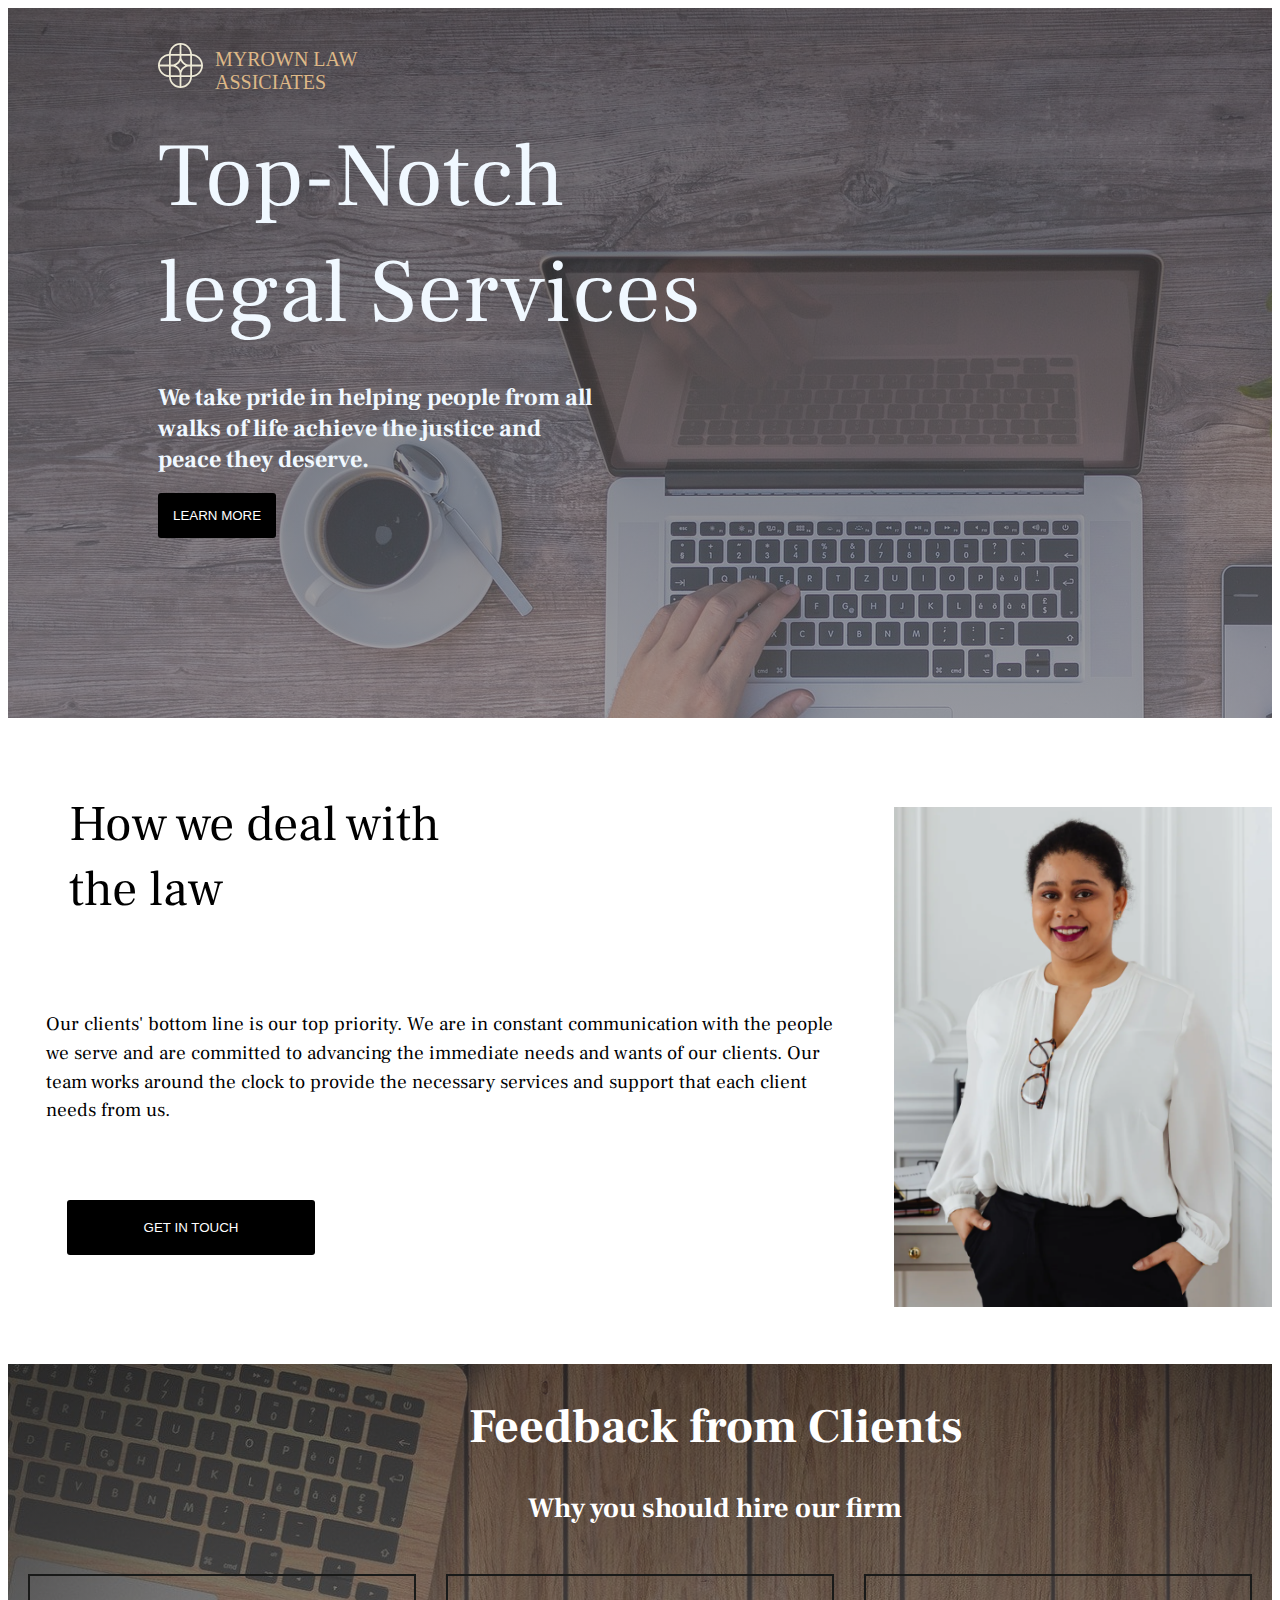
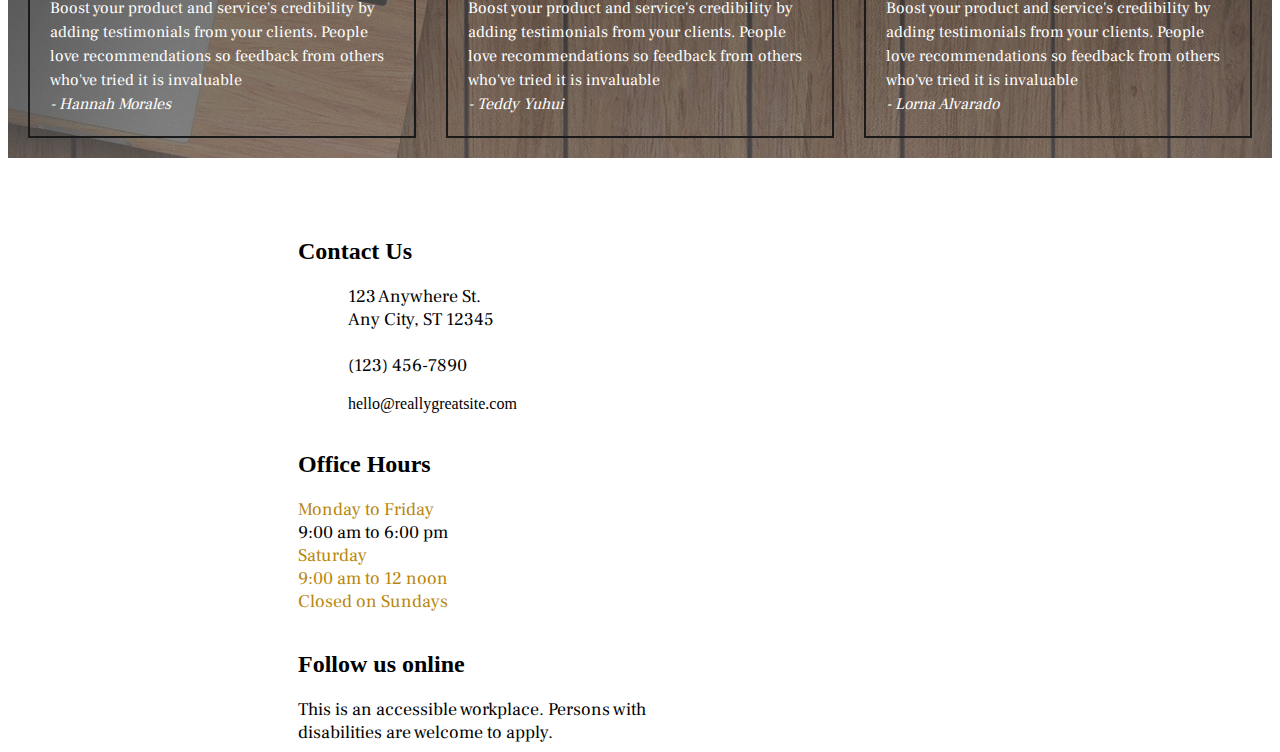
<file: index.html>
<!DOCTYPE html>
<html lang="en">

<head>
    <meta charset="UTF-8">
    <meta name="viewport" content="width=device-width, initial-scale=1.0">
    <link rel="stylesheet" href="style/style.css">
    <link href='https://fonts.googleapis.com/css?family=Frank Ruhl Libre' rel='stylesheet'>
    <link rel="stylesheet" href="https://cdnjs.cloudflare.com/ajax/libs/font-awesome/6.5.1/css/all.min.css"
        integrity="sha512-DTOQO9RWCH3ppGqcWaEA1BIZOC6xxalwEsw9c2QQeAIftl+Vegovlnee1c9QX4TctnWMn13TZye+giMm8e2LwA=="
        crossorigin="anonymous" referrerpolicy="no-referrer" />
    <title>Document</title>
</head>

<body>
    <header class="header">

        <div> <img src="img/logo.svg" height="45" width="45" class="img"></div>
        <div class="sp"> MYROWN LAW <br>ASSICIATES</div>

    </header>
    <main>
        <section class="one">


            <div class="main">

                Top-Notch <br>legal Services
            </div>
            <div class="data">
                <br>
                We take pride in helping people from all<br> walks of life achieve the justice and <br>peace they
                deserve.
            </div>
            <div>
                <br>
                <button class="but">
                    LEARN MORE
                </button>
            </div>

        </section>
        <section class="second">
            <div>
                <p class="hea">How we deal with<br> the law</p>
                <p class="para">

                    Our clients' bottom line is our top priority. We are in constant communication with the people we
                    serve and are committed to advancing the immediate needs and wants of our clients. Our team works
                    around the clock to provide the necessary services and support that each client needs from us.
                </p>
                <br>
                <button class="but1">
                    GET IN TOUCH
                </button>

            </div>
            <div class="penkty">
                <img src="img/last.png" height="500">
            </div>

        </section>
        <section class="container">
            <div class="maincontainer">
                <div class="data">
                    <h1 class="anju">Feedback from Clients</h1>
                    <h3 class="annu">Why you should hire our firm</h3>
                </div>
                <div class="jj">
                    <div class="boost1">

                        Boost your product and service's credibility by adding testimonials from your clients. People
                        love recommendations so feedback from others who've tried it is invaluable
                        <br> <i> - Hannah Morales</i>
                    </div>
                    <div class="boost1">

                        Boost your product and service's credibility by adding testimonials from your clients. People
                        love recommendations so feedback from others who've tried it is invaluable
                        <br> <i> - Teddy Yuhui</i>
                    </div>
                    <div class="boost1">

                        Boost your product and service's credibility by adding testimonials from your clients. People
                        love recommendations so feedback from others who've tried it is invaluable
                        <br> <i> - Lorna Alvarado</i>
                    </div>
                </div>
        </section>
        </div>
        </div>

        <div>

        </div>
        </div>
        </div>
        <footer class="footer">
            <h2> Contact Us</h2>
            <div class="contact">
                <div class="fa-solid fa-location-dot fa-2xl" style="color: darkgoldenrod;"></div>
                <div class="space">
                    123 Anywhere St.
                    <br>
                    Any City, ST 12345
                </div>
                <br>

                <div class="fa-solid fa-phone fa-2xl" style="color: darkgoldenrod;"></div>
                <div class="space"> (123) 456-7890</div>
            </div>

            <br>
            <div class="fa-regular fa-envelope fa-2xl" style="color: darkgoldenrod;">

            </div>
            <div class="space">
                hello@reallygreatsite.com
            </div>

            </div>
            <br>
            <div class="Office hours">
                <h2>Office Hours</h2>
                <div class="contact">
                    <span style="color: darkgoldenrod"> Monday to Friday</span><br>
                    9:00 am to 6:00 pm
                </div>
                <div class="contact">
                    <span style="color: darkgoldenrod"> Saturday
                        <br>
                        <div class="contact">
                            9:00 am to 12 noon
                            <br>
                            <span style="color:black"></span>Closed on Sundays
                        </div>
                </div>
            </div>
            <div>
                <br>
                <div>
                    <h2> Follow us online

                        <i class="fa-brands fa-facebook-f fa-xl" style="color: darkgoldenrod;"></i>
                        <i class="fa-brands fa-twitter fa-xl" style="color: darkgoldenrod;"></i>
                        <i class="fa-brands fa-instagram fa-xl" style="color: darkgoldenrod;"></i>
                    </h2>
                </div>
                <div class="contact">
                    This is an accessible workplace. Persons with <br>disabilities are welcome to apply.
                </div>
            </div>


        </footer>
    </main>
</body>

</html>
</file>
<file: style/style.css>
.one
{
    background:     linear-gradient(to bottom, rgba(56, 55, 55, 0.644), rgba(109, 108, 109, 0.644)),
        url('../img/web-designer-near.jpg');
/* background-image:linear-gradient(rgb(85, 83, 83) rgb(85, 83, 83 ), transparent) ,  url("../img/web-designer-near.jpg"); */
background-repeat: no-repeat;
height: 900px;

}
.main{
    font-family: 'Frank Ruhl Libre';
    color: aliceblue;
   font-weight: 300px;
   padding-top: 111px; 
   font-size: 90px;
   margin-left: 150px;
}
.data
{
    font-family: 'Frank Ruhl Libre';
    color: aliceblue;
    margin-left: 150px;
    font-size:large;
    font-weight: bold;
}
.but{
    background-color:black;
    color: white;
    border-radius: 3px;
    border: none;
    padding: 15px;
    margin-left: 150px;
}
.img
{
    margin-left: 150px;
    margin-top: 35px;
    /* margin-top: 75px; */
}
.header
{
    display: flex;
    justify-content:left;
    position: absolute;
}
.sp
{
    margin-top: 40px;
    color: burlywood;
    padding-left: 12px;
    font-size: 20px;
}
.second
{
    display: flex;
    justify-content:space-between;
}
.para
{
    padding-top: -4px;
    padding-left: 200px;
    padding-right: 210px;
    font-family: 'Frank Ruhl Libre';
    font-size:larger;
    text-align:left;
    line-height: 1.5;
   
    
    
   
}
.hea{
   
    margin-left: 211px;
    margin-top: 139px;
    font-family: 'Frank Ruhl Libre';
    font-size:50px;
    font-weight: 50px;
    
}
.penkty
{
    padding-top: 50px;
    height: 500px;
}
.but1{
    background-color:black;
    color: white;
    border-radius: 3px;
    border: none;
    padding: 20px;
    width: 248px;
    margin-left: 205px
}

.anju
{
    color: white;
    font-family: 'Frank Ruhl Libre';
   text-align: center;

}
.annu
{
    color: white;
    font-family: 'Frank Ruhl Libre';
   text-align: center;
}
.container
{
    display: flex;
    justify-content: center;
    
    
    background-image: linear-gradient(to bottom, rgba(56, 55, 55, 0.644), rgba(109, 108, 109, 0.644)),url("../img/yy.jpg");
    background-repeat: no-repeat;
    background-size: cover;
    margin-top: 55px;

} 
.boost1{
  color:white;
  border: 2px solid rgb(25, 26, 25);
    font-family: 'Frank Ruhl Libre';
   
    padding: 20px;
   
    
}

  

  .jj
  {
    display: flex;
    gap: 30px;
    
    width: 250;
    padding: 20px;
    margin-top: -88px;
    line-height: 1.5;
  }
  .contact

  {
    font-family: 'Frank Ruhl Libre';
    font-size: large;
  }
  .h2
  {
    font-family: 'Frank Ruhl Libre';
  }
  .footer{
    margin-left: 126px;
    margin-top: 80px;
  }
  .space
  {
    padding-left: 50px;
  }
  .fooo
  {
    padding-left: 280px;
  }




  @media (max-width: 480px) 
    {
        body {
            margin: 0px;
            padding: 0px;

        }  
.main{
    margin-left: 57px;
    font-size: xxx-large;
}
.but{
    margin-left: 122px;
    margin-top: 25px;
}

 .data{
    margin-left: 49px;
} 
.one{
    height: 506px;;
}
.header{
    margin-left: -75px
} 

.hea{
    margin-left: 10px;
    margin-top: 61px;
}
.para{
    margin-left: -52px;
    padding: 92px;
    margin-top: -122px;
}
.second
{
    flex-direction: column;
} 
.but1
{
    margin-left: 65px;
    margin-top: -72px;
}
.penkty
{
    padding-top: 86px !important;
    height: 607px !important;
    width: 100%;
    margin: 0px;
}

.jj{
    flex-direction: column;
}
.boost1{
    margin-left: 77px;
    margin-right: 58px;
}
.boost2{
    margin-left: 77px;
    margin-right: 58px;
    margin-top: -56px;
}
.boost3{
    margin-left: 77px;
    margin-right: 58px;
    margin-top: -56px;
}
}
  

@media (min-width: 768px) 
{
    .para
    {
        padding: 38px;
        text-align: left;
    }
    .hea
    {
    padding-top: -58px;
    margin-left: 61px;
    }
   .one
   {
   height: 710px;
   }
   .but1{
    margin-left: 59px
   }
   .penkty{
    height: 502px;
    margin-top: 104px;
   }
   .second
   {
    margin-top: -65px;
   }
   .jj{
    margin-top: 10px;}
    .data{
        font-size: x-large;}
        .footer{
            margin-left: 290px;
        }
}
</file>
